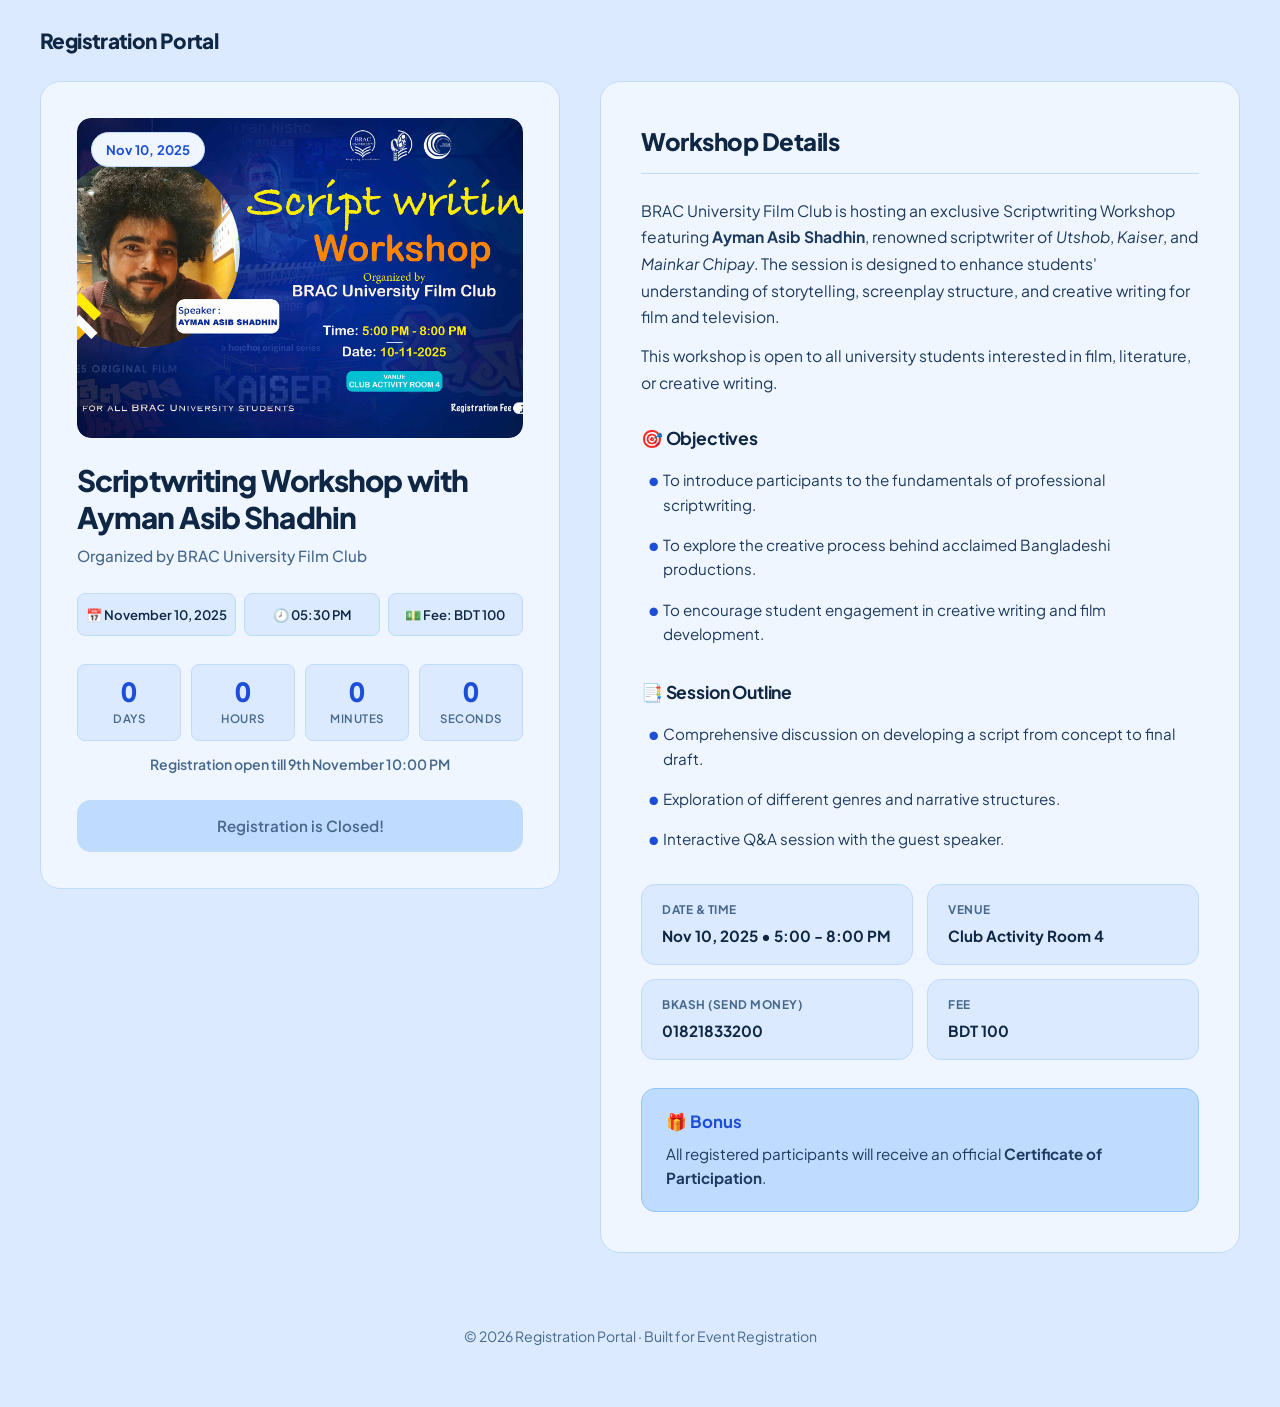
<file: index.html>
<!DOCTYPE html>
<html lang="en">

<head>
  <meta charset="UTF-8" />
  <meta name="viewport" content="width=device-width, initial-scale=1.0" />
  <title>Registration Portal</title>
  <link rel="icon" type="image/png" href="assets/favicon.png" />
  <link href="https://fonts.googleapis.com/css2?family=Plus+Jakarta+Sans:wght@400;500;600;700;800&display=swap"
    rel="stylesheet">
  <link rel="stylesheet" href="style.css" />
</head>

<body class="event-body">
  <header class="app-header">
    <div class="header-brand">
      <span class="header-title">Registration Portal</span>
    </div>
  </header>

  <main class="main-layout">
    <!-- Left Column: Hero Card & Action CTA -->
    <div class="hero-column">
      <div class="event-card hero-card">
        <div class="banner-section">
          <div class="event-date">Nov 10, 2025</div>
          <img src="assets/poster.jpg" alt="Workshop Banner" class="banner-img" />
        </div>

        <h1 class="event-title">Scriptwriting Workshop with<br>Ayman Asib Shadhin</h1>
        <p class="event-subtitle">Organized by BRAC University Film Club</p>

        <div class="event-info">
          <div class="info-item"><span>📅 November 10, 2025</span></div>
          <div class="info-item"><span>🕗 05:30 PM</span></div>
          <div class="info-item"><span>💵 Fee: BDT 100</span></div>
        </div>

        <div id="countdown" class="countdown-grid"></div>
        <h3 id="countdownLabel" class="countdown-label"></h3>

        <div id="actionBtnArea">
          <a href="register.html" id="regBtn" class="btn-register">Register Now</a>
          <a id="closedBtn" class="btn-closed" style="display:none;">Registration is Closed!</a>
        </div>
      </div>
    </div>

    <!-- Right Column: Workshop Details & Info -->
    <div class="details-column">
      <div class="event-card details-card">
        <section class="workshop-details">
          <h2>Workshop Details</h2>

          <div class="detail-block">
            <p class="description-text">
              BRAC University Film Club is hosting an exclusive Scriptwriting Workshop featuring <strong>Ayman Asib
                Shadhin</strong>, renowned scriptwriter of <em>Utshob</em>, <em>Kaiser</em>, and <em>Mainkar
                Chipay</em>. The session is designed to enhance students' understanding of storytelling, screenplay
              structure, and creative writing for film and television.
            </p>
            <p class="description-text">
              This workshop is open to all university students interested in film, literature, or creative writing.
            </p>
          </div>

          <div class="detail-block">
            <h3>🎯 Objectives</h3>
            <ul class="styled-list">
              <li>To introduce participants to the fundamentals of professional scriptwriting.</li>
              <li>To explore the creative process behind acclaimed Bangladeshi productions.</li>
              <li>To encourage student engagement in creative writing and film development.</li>
            </ul>
          </div>

          <div class="detail-block">
            <h3>📑 Session Outline</h3>
            <ul class="styled-list">
              <li>Comprehensive discussion on developing a script from concept to final draft.</li>
              <li>Exploration of different genres and narrative structures.</li>
              <li>Interactive Q&A session with the guest speaker.</li>
            </ul>
          </div>

          <div class="info-grid">
            <div class="info-card-mini">
              <span class="mini-label">Date & Time</span>
              <span class="mini-val">Nov 10, 2025 • 5:00 - 8:00 PM</span>
            </div>
            <div class="info-card-mini">
              <span class="mini-label">Venue</span>
              <span class="mini-val">Club Activity Room 4</span>
            </div>
            <div class="info-card-mini">
              <span class="mini-label">bKash (Send Money)</span>
              <span class="mini-val">01821833200</span>
            </div>
            <div class="info-card-mini">
              <span class="mini-label">Fee</span>
              <span class="mini-val">BDT 100</span>
            </div>
          </div>

          <div class="bonus-section">
            <h3>🎁 Bonus</h3>
            <p>All registered participants will receive an official <strong>Certificate of Participation</strong>.</p>
          </div>
        </section>
      </div>
    </div>
  </main>

  <footer>
    <p>© 2026 Registration Portal · Built for Event Registration</p>
  </footer>

  <script src="config.js"></script>
  <script>
    const eventDate = new Date(EVENT_CONFIG.registrationDeadline).getTime();
    const countdownEl = document.getElementById("countdown");
    const countdownLabelEl = document.getElementById("countdownLabel");
    const regBtn = document.getElementById("regBtn");
    const closedBtn = document.getElementById("closedBtn");

    if (countdownLabelEl) {
      countdownLabelEl.textContent = EVENT_CONFIG.deadlineLabel;
    }

    function updateCountdown() {
      const now = new Date().getTime();
      const diff = eventDate - now;

      if (diff <= 0) {
        countdownEl.innerHTML = `
          <div class="count-box"><span>0</span><small>Days</small></div>
          <div class="count-box"><span>0</span><small>Hours</small></div>
          <div class="count-box"><span>0</span><small>Minutes</small></div>
          <div class="count-box"><span>0</span><small>Seconds</small></div>
        `;
        if (regBtn && closedBtn) {
          regBtn.style.display = "none";
          closedBtn.style.display = "inline-block";
        }
        return;
      }

      const days = Math.floor(diff / (1000 * 60 * 60 * 24));
      const hours = Math.floor((diff / (1000 * 60 * 60)) % 24);
      const mins = Math.floor((diff / (1000 * 60)) % 60);
      const secs = Math.floor((diff / 1000) % 60);

      countdownEl.innerHTML = `
        <div class="count-box"><span>${days}</span><small>Days</small></div>
        <div class="count-box"><span>${hours}</span><small>Hours</small></div>
        <div class="count-box"><span>${mins}</span><small>Minutes</small></div>
        <div class="count-box"><span>${secs}</span><small>Seconds</small></div>
      `;

      if (regBtn && closedBtn) {
        regBtn.style.display = "inline-block";
        closedBtn.style.display = "none";
      }
    }

    updateCountdown();
    setInterval(updateCountdown, 1000);
  </script>
</body>

</html>
</file>
<file: style.css>
@import url('https://fonts.googleapis.com/css2?family=Plus+Jakarta+Sans:wght@300;400;500;600;700;800&display=swap');

:root {
    --bg-page: #dbeafe;
    --bg-surface: #eff6ff;
    --bg-surface-subtle: #dbeafe;
    --bg-surface-hover: #bfdbfe;
    --text-primary: #0f2744;
    --text-secondary: #1e3a5f;
    --text-muted: #47688d;
    --placeholder-color: #8da4be;
    --primary: #1d4ed8;
    --primary-hover: #1e40af;
    --primary-light: #bfdbfe;
    --primary-border: #93c5fd;
    --border: #bfdbfe;
    --border-light: #cbd5e1;
    --border-hover: #60a5fa;
    --radius-sm: 8px;
    --radius-md: 14px;
    --radius-lg: 20px;
    --font-sans: 'Plus Jakarta Sans', -apple-system, BlinkMacSystemFont, "Segoe UI", Roboto, sans-serif;
}

* {
    margin: 0;
    padding: 0;
    box-sizing: border-box;
    font-family: var(--font-sans);
}

body {
    background-color: var(--bg-page);
    color: var(--text-primary);
    min-height: 100vh;
    display: flex;
    flex-direction: column;
    align-items: center;
    line-height: 1.6;
    -webkit-font-smoothing: antialiased;
}

/* =========================================================
   HEADER & NAVIGATION
========================================================= */
.app-header {
    width: 100%;
    max-width: 1560px;
    padding: 24px 40px 12px 40px;
    display: flex;
    align-items: center;
    justify-content: space-between;
}

.header-brand {
    display: flex;
    align-items: center;
    gap: 12px;
}

.header-title {
    font-weight: 800;
    font-size: 1.3rem;
    color: var(--text-primary);
    letter-spacing: -0.03em;
}

.nav-bar {
    width: 100%;
    max-width: 1560px;
    padding: 20px 40px 8px 40px;
    display: flex;
    justify-content: flex-start;
}

.btn-back {
    display: inline-flex;
    align-items: center;
    gap: 8px;
    color: var(--text-secondary);
    text-decoration: none;
    font-weight: 600;
    font-size: 0.92rem;
    padding: 8px 18px;
    background: var(--bg-surface);
    border: 1px solid var(--border);
    border-radius: 9999px;
    transition: all 0.2s ease;
}

.btn-back:hover {
    color: var(--primary);
    border-color: var(--primary-border);
    background: var(--primary-light);
    transform: translateX(-3px);
}

/* =========================================================
   PAGE LAYOUTS (WIDE & SPACIOUS)
========================================================= */
body.event-body {
    padding: 0 0 40px 0;
    width: 100%;
}

body.form-body {
    padding: 0 0 50px 0;
    width: 100%;
    display: flex;
    flex-direction: column;
    align-items: center;
}

.main-layout {
    display: grid;
    grid-template-columns: 520px 1fr;
    gap: 40px;
    width: 100%;
    max-width: 1560px;
    padding: 12px 40px;
    align-items: start;
}

.hero-column {
    display: flex;
    flex-direction: column;
}

.details-column {
    display: flex;
    flex-direction: column;
}

/* =========================================================
   CONTAINERS & CARDS
========================================================= */
.event-card {
    background: var(--bg-surface);
    border: 1px solid var(--border);
    border-radius: var(--radius-lg);
    padding: 36px;
    width: 100%;
    transition: border-color 0.25s ease, transform 0.25s ease;
}

.event-card:hover {
    border-color: var(--border-hover);
}

.hero-card {
    position: sticky;
    top: 24px;
}

.details-card {
    padding: 40px;
}

.form-container {
    background: var(--bg-surface);
    border: 1px solid var(--border);
    border-radius: var(--radius-lg);
    padding: 40px 52px;
    width: 100%;
    max-width: 1080px;
    margin: 12px 0 30px 0;
    transition: border-color 0.25s ease;
}

.form-container:hover {
    border-color: var(--border-hover);
}

/* =========================================================
   HERO / BANNER ELEMENTS
========================================================= */
.banner-section {
    position: relative;
    margin-bottom: 24px;
    border-radius: var(--radius-md);
    overflow: hidden;
    background: var(--bg-surface-subtle);
}

.banner-img {
    width: 100%;
    height: 320px;
    object-fit: cover;
    display: block;
    border-radius: var(--radius-md);
    transition: transform 0.4s cubic-bezier(0.16, 1, 0.3, 1);
}

.banner-section:hover .banner-img {
    transform: scale(1.03);
}

.event-date {
    position: absolute;
    top: 14px;
    left: 14px;
    background: var(--bg-surface);
    color: var(--primary);
    font-size: 0.82rem;
    font-weight: 700;
    padding: 6px 14px;
    border-radius: 9999px;
    border: 1px solid var(--border);
    letter-spacing: 0.2px;
    transition: all 0.2s ease;
    z-index: 2;
}

.banner-section:hover .event-date {
    border-color: var(--primary-border);
    transform: translateY(-1px);
}

.event-title {
    color: var(--text-primary);
    font-size: 1.85rem;
    font-weight: 800;
    letter-spacing: -0.03em;
    line-height: 1.25;
    margin-bottom: 8px;
    text-align: left;
}

.event-subtitle {
    color: var(--text-muted);
    font-size: 0.95rem;
    font-weight: 500;
    margin-bottom: 24px;
    text-align: left;
}

.form-container .title {
    color: var(--text-primary);
    font-size: 1.9rem;
    font-weight: 800;
    letter-spacing: -0.03em;
    margin-bottom: 8px;
    text-align: center;
}

.form-container .subtitle {
    color: var(--text-muted);
    font-size: 0.95rem;
    font-weight: 500;
    margin-bottom: 32px;
    text-align: center;
}

/* =========================================================
   EVENT CHIPS & COUNTDOWN (SINGLE ROW GRID)
========================================================= */
.event-info {
    display: grid;
    grid-template-columns: repeat(3, 1fr);
    gap: 8px;
    margin-bottom: 28px;
    width: 100%;
}

.info-item {
    background: var(--bg-surface-subtle);
    color: var(--text-primary);
    border: 1px solid var(--border);
    padding: 10px 8px;
    border-radius: var(--radius-sm);
    font-size: 0.82rem;
    font-weight: 600;
    display: flex;
    justify-content: center;
    align-items: center;
    text-align: center;
    white-space: nowrap;
    transition: all 0.2s ease;
}

.info-item span {
    overflow: hidden;
    text-overflow: ellipsis;
}

.info-item:hover {
    border-color: var(--primary);
    background: var(--primary-light);
    color: var(--primary-hover);
    transform: translateY(-2px);
}

.countdown-grid {
    display: grid;
    grid-template-columns: repeat(4, 1fr);
    gap: 10px;
    margin-bottom: 12px;
}

.count-box {
    background: var(--bg-surface-subtle);
    border: 1px solid var(--border);
    border-radius: var(--radius-sm);
    padding: 12px 6px;
    text-align: center;
    transition: all 0.2s ease;
    cursor: default;
}

.count-box:hover {
    border-color: var(--primary-border);
    background: var(--primary-light);
    transform: translateY(-3px);
}

.count-box span {
    display: block;
    font-size: 1.65rem;
    font-weight: 800;
    color: var(--primary);
    line-height: 1.1;
    font-feature-settings: "tnum";
    transition: color 0.2s ease;
}

.count-box:hover span {
    color: var(--primary-hover);
}

.count-box small {
    display: block;
    font-size: 0.72rem;
    font-weight: 600;
    color: var(--text-muted);
    text-transform: uppercase;
    letter-spacing: 0.5px;
    margin-top: 4px;
}

.countdown-label {
    font-size: 0.88rem;
    color: var(--text-muted);
    margin-bottom: 24px;
    font-weight: 600;
    text-align: center;
}

/* =========================================================
   BUTTONS
========================================================= */
.btn-register,
.btn-primary {
    display: block;
    width: 100%;
    background: var(--primary);
    color: #ffffff;
    text-decoration: none;
    font-size: 1rem;
    font-weight: 700;
    padding: 14px 28px;
    border-radius: var(--radius-md);
    border: none;
    cursor: pointer;
    text-align: center;
    letter-spacing: -0.01em;
    transition: all 0.2s ease;
}

.btn-register:hover,
.btn-primary:hover {
    background: var(--primary-hover);
    transform: translateY(-2px);
}

.btn-register:active,
.btn-primary:active {
    transform: translateY(0);
}

.btn-closed {
    display: block;
    width: 100%;
    background: var(--border);
    color: var(--text-muted);
    text-decoration: none;
    font-weight: 600;
    font-size: 0.95rem;
    padding: 14px 28px;
    border-radius: var(--radius-md);
    cursor: not-allowed;
    text-align: center;
    pointer-events: none;
}

/* =========================================================
   WORKSHOP DETAILS & INFO BLOCKS
========================================================= */
.workshop-details {
    text-align: left;
}

.workshop-details h2 {
    color: var(--text-primary);
    font-size: 1.5rem;
    font-weight: 800;
    margin-bottom: 24px;
    letter-spacing: -0.02em;
    padding-bottom: 12px;
    border-bottom: 1px solid var(--border);
}

.detail-block {
    margin-bottom: 28px;
}

.detail-block h3 {
    font-size: 1.1rem;
    font-weight: 700;
    color: var(--text-primary);
    margin-bottom: 12px;
    letter-spacing: -0.01em;
}

.description-text {
    color: var(--text-secondary);
    font-size: 0.98rem;
    line-height: 1.7;
    margin-bottom: 12px;
}

.styled-list {
    list-style: none;
    padding: 0;
}

.styled-list li {
    position: relative;
    padding: 4px 0 4px 22px;
    color: var(--text-secondary);
    font-size: 0.95rem;
    margin-bottom: 8px;
    line-height: 1.6;
}

.styled-list li::before {
    content: "•";
    position: absolute;
    left: 6px;
    color: var(--primary);
    font-weight: 800;
    font-size: 1.2rem;
    line-height: 1.2;
}

/* MINI INFO GRID */
.info-grid {
    display: grid;
    grid-template-columns: repeat(2, 1fr);
    gap: 14px;
    margin: 28px 0;
}

.info-card-mini {
    background: var(--bg-surface-subtle);
    border: 1px solid var(--border);
    border-radius: var(--radius-md);
    padding: 16px 20px;
    display: flex;
    flex-direction: column;
    transition: all 0.2s ease;
    cursor: default;
}

.info-card-mini:hover {
    border-color: var(--primary-border);
    background: var(--primary-light);
    transform: translateY(-2px);
}

.mini-label {
    font-size: 0.74rem;
    font-weight: 700;
    color: var(--text-muted);
    text-transform: uppercase;
    letter-spacing: 0.5px;
    margin-bottom: 4px;
    transition: color 0.2s ease;
}

.info-card-mini:hover .mini-label {
    color: var(--primary);
}

.mini-val {
    font-size: 0.95rem;
    font-weight: 700;
    color: var(--text-primary);
}

.bonus-section {
    background: var(--primary-light);
    border: 1px solid var(--primary-border);
    border-radius: var(--radius-md);
    padding: 20px 24px;
    margin-top: 20px;
    text-align: left;
    transition: all 0.25s ease;
}

.bonus-section:hover {
    border-color: var(--primary);
    transform: translateY(-2px);
}

.bonus-section h3 {
    color: var(--primary);
    font-size: 1.05rem;
    font-weight: 700;
    margin-bottom: 6px;
}

.bonus-section p {
    color: var(--text-secondary);
    font-size: 0.95rem;
    line-height: 1.6;
}

/* =========================================================
   FORM ELEMENTS (WIDE 2-COLUMN GRID INSIDE FORM)
========================================================= */
/* =========================================================
   FORM ELEMENTS & DESIGN ENHANCEMENTS
========================================================= */
.form-header-badge {
    text-align: center;
    margin-bottom: 28px;
}

.event-pill {
    display: inline-block;
    background: var(--primary-light);
    color: var(--primary);
    font-size: 0.82rem;
    font-weight: 700;
    padding: 6px 14px;
    border-radius: 9999px;
    border: 1px solid var(--primary-border);
    margin-bottom: 12px;
    letter-spacing: 0.3px;
    text-transform: uppercase;
}

.success-pill {
    background: #dcfce7;
    color: #15803d;
    border-color: #86efac;
}

.form-section-title {
    display: flex;
    align-items: center;
    gap: 10px;
    font-size: 1.05rem;
    font-weight: 700;
    color: var(--text-primary);
    margin: 28px 0 16px 0;
    padding-bottom: 8px;
    border-bottom: 1px solid var(--border);
}

.form-section-title span {
    width: 26px;
    height: 26px;
    border-radius: 50%;
    background: var(--primary);
    color: #ffffff;
    font-size: 0.8rem;
    font-weight: 800;
    display: flex;
    align-items: center;
    justify-content: center;
}

.payment-card {
    background: var(--primary-light);
    border: 1px solid var(--primary-border);
    border-radius: var(--radius-md);
    padding: 16px 20px;
    display: flex;
    align-items: center;
    gap: 16px;
    margin-bottom: 16px;
    transition: transform 0.2s ease, border-color 0.2s ease;
}

.payment-card:hover {
    border-color: var(--primary);
    transform: translateY(-2px);
}

.payment-icon {
    font-size: 1.8rem;
    background: var(--bg-surface);
    width: 46px;
    height: 46px;
    border-radius: 12px;
    display: flex;
    align-items: center;
    justify-content: center;
    border: 1px solid var(--primary-border);
}

.payment-info strong {
    display: block;
    color: var(--primary);
    font-size: 0.98rem;
}

.payment-info p {
    color: var(--text-secondary);
    font-size: 0.88rem;
    margin: 2px 0 0 0;
}

form {
    width: 100%;
}

.form-grid-2 {
    display: grid;
    grid-template-columns: 1fr 1fr;
    gap: 20px;
}

.form-group {
    margin-bottom: 10px;
}

form label {
    display: block;
    margin-top: 14px;
    margin-bottom: 8px;
    color: var(--text-primary);
    font-weight: 600;
    font-size: 0.92rem;
}

.form-grid-2 form label {
    margin-top: 0;
}

form input[type="text"],
form input[type="email"],
textarea {
    width: 100%;
    padding: 14px 16px;
    background: var(--bg-surface);
    border: 1px solid var(--border);
    border-radius: var(--radius-sm);
    font-size: 0.95rem;
    color: var(--text-primary);
    transition: all 0.2s ease;
}

/* Non-intrusive, clear placeholder text */
::placeholder {
    color: var(--placeholder-color);
    font-weight: 400;
    opacity: 0.85;
}

::-webkit-input-placeholder {
    color: var(--placeholder-color);
    font-weight: 400;
    opacity: 0.85;
}

::-moz-placeholder {
    color: var(--placeholder-color);
    font-weight: 400;
    opacity: 0.85;
}

:-ms-input-placeholder {
    color: var(--placeholder-color);
    font-weight: 400;
    opacity: 0.85;
}

form input[type="text"]:focus,
form input[type="email"]:focus,
textarea:focus {
    border-color: var(--primary);
    outline: none;
    box-shadow: 0 0 0 3px rgba(29, 104, 189, 0.15);
    background: #ffffff;
}

textarea {
    resize: vertical;
    min-height: 80px;
}

.radio-group {
    display: grid;
    grid-template-columns: repeat(2, 1fr);
    gap: 12px;
    margin-top: 8px;
    margin-bottom: 24px;
}

.radio-group label {
    margin: 0;
    font-weight: 600;
    text-align: center;
    color: var(--text-secondary);
    background: var(--bg-surface-subtle);
    border: 1px solid var(--border);
    padding: 12px;
    border-radius: var(--radius-sm);
    cursor: pointer;
    transition: all 0.2s ease;
}

.radio-group label:hover {
    border-color: var(--primary-border);
    background: var(--primary-light);
    color: var(--primary);
}

.radio-group input[type="radio"] {
    margin-right: 8px;
    accent-color: var(--primary);
}

.note {
    text-align: center;
    color: var(--text-muted);
    font-size: 0.9rem;
    margin-top: 16px;
    font-weight: 500;
}

/* =========================================================
   TICKET PREVIEW & DOWNLOAD (PASS DESIGN)
========================================================= */
.ticket {
    background: var(--bg-surface);
    border: 2px dashed var(--primary-border);
    border-radius: var(--radius-md);
    padding: 32px;
    margin: 28px 0;
    text-align: left;
    position: relative;
    box-shadow: 0 4px 12px rgba(29, 78, 216, 0.05);
}

.ticket-header {
    display: flex;
    justify-content: space-between;
    align-items: center;
    margin-bottom: 16px;
    padding-bottom: 12px;
    border-bottom: 1px solid var(--border);
}

.ticket-brand {
    font-weight: 800;
    font-size: 1.1rem;
    color: var(--text-primary);
    letter-spacing: -0.02em;
}

.ticket-badge {
    background: var(--primary-light);
    color: var(--primary);
    font-size: 0.76rem;
    font-weight: 700;
    padding: 4px 12px;
    border-radius: 9999px;
    border: 1px solid var(--primary-border);
    text-transform: uppercase;
}

.ticket h3 {
    color: var(--primary);
    font-size: 1.25rem;
    font-weight: 800;
    margin-bottom: 20px;
    letter-spacing: -0.02em;
}

.ticket-details-grid {
    display: grid;
    grid-template-columns: repeat(2, 1fr);
    gap: 12px;
}

.ticket-details-grid p {
    color: var(--text-secondary);
    font-size: 0.95rem;
    margin: 0;
    background: var(--bg-surface-subtle);
    padding: 10px 14px;
    border-radius: var(--radius-sm);
    border: 1px solid var(--border);
}

.ticket-details-grid p strong {
    color: var(--text-primary);
    display: block;
    font-size: 0.75rem;
    text-transform: uppercase;
    color: var(--text-muted);
    margin-bottom: 2px;
}

/* =========================================================
   FOOTER
========================================================= */
footer {
    text-align: center;
    color: var(--text-muted);
    font-size: 0.88rem;
    margin-top: 40px;
    padding: 20px 0;
    width: 100%;
}

/* =========================================================
   RESPONSIVE MEDIA QUERIES
========================================================= */
@media (max-width: 1024px) {
    .main-layout {
        grid-template-columns: 1fr;
        max-width: 800px;
        gap: 28px;
        padding: 12px 20px;
    }

    .hero-card {
        position: static;
    }

    .form-container {
        padding: 28px 24px;
    }
}

@media (max-width: 640px) {
    .app-header,
    .nav-bar {
        padding: 16px 18px;
    }

    .main-layout {
        padding: 8px 16px;
    }

    .event-card,
    .details-card,
    .form-container {
        padding: 22px 18px;
    }

    .event-title {
        font-size: 1.5rem;
    }

    .form-grid-2 {
        grid-template-columns: 1fr;
        gap: 0;
    }

    .info-grid {
        grid-template-columns: 1fr;
    }

    .count-box {
        padding: 10px 4px;
    }

    .count-box span {
        font-size: 1.35rem;
    }

    .ticket p strong {
        width: 80px;
    }
}
</file>
